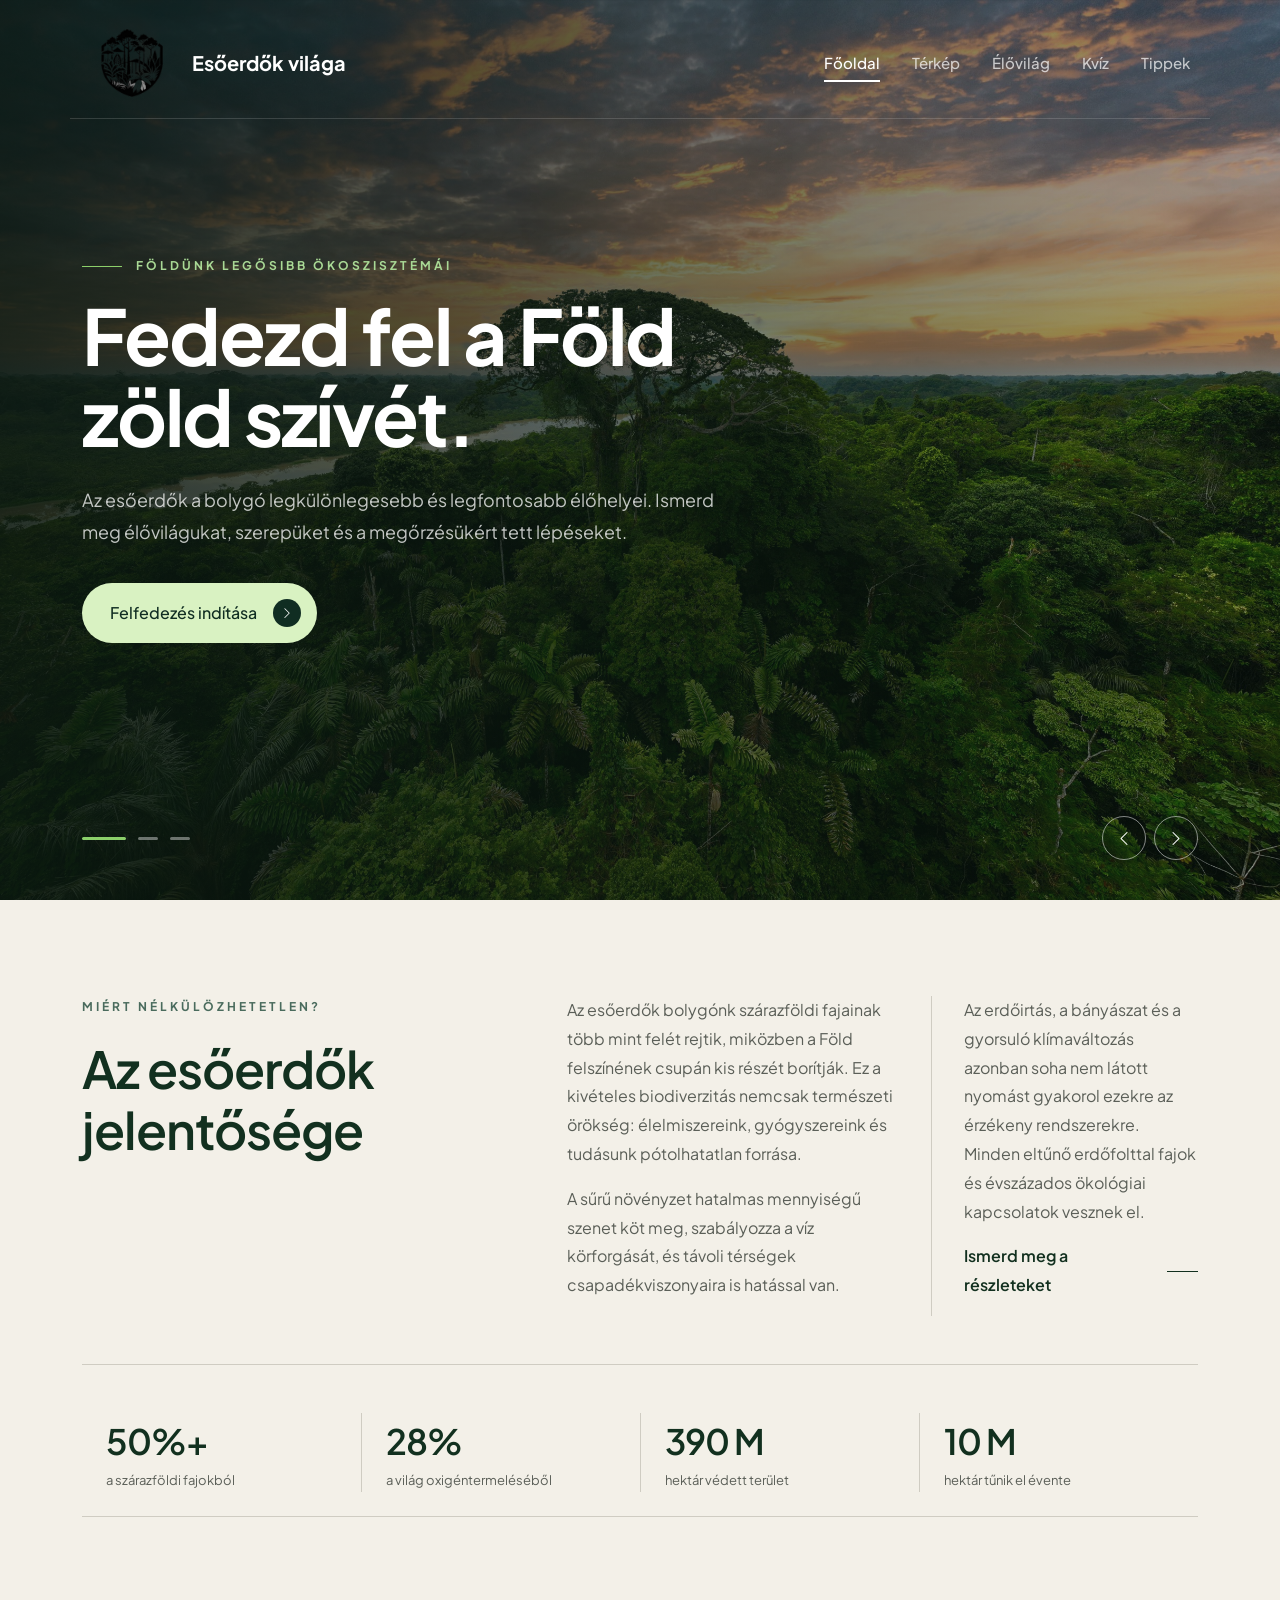
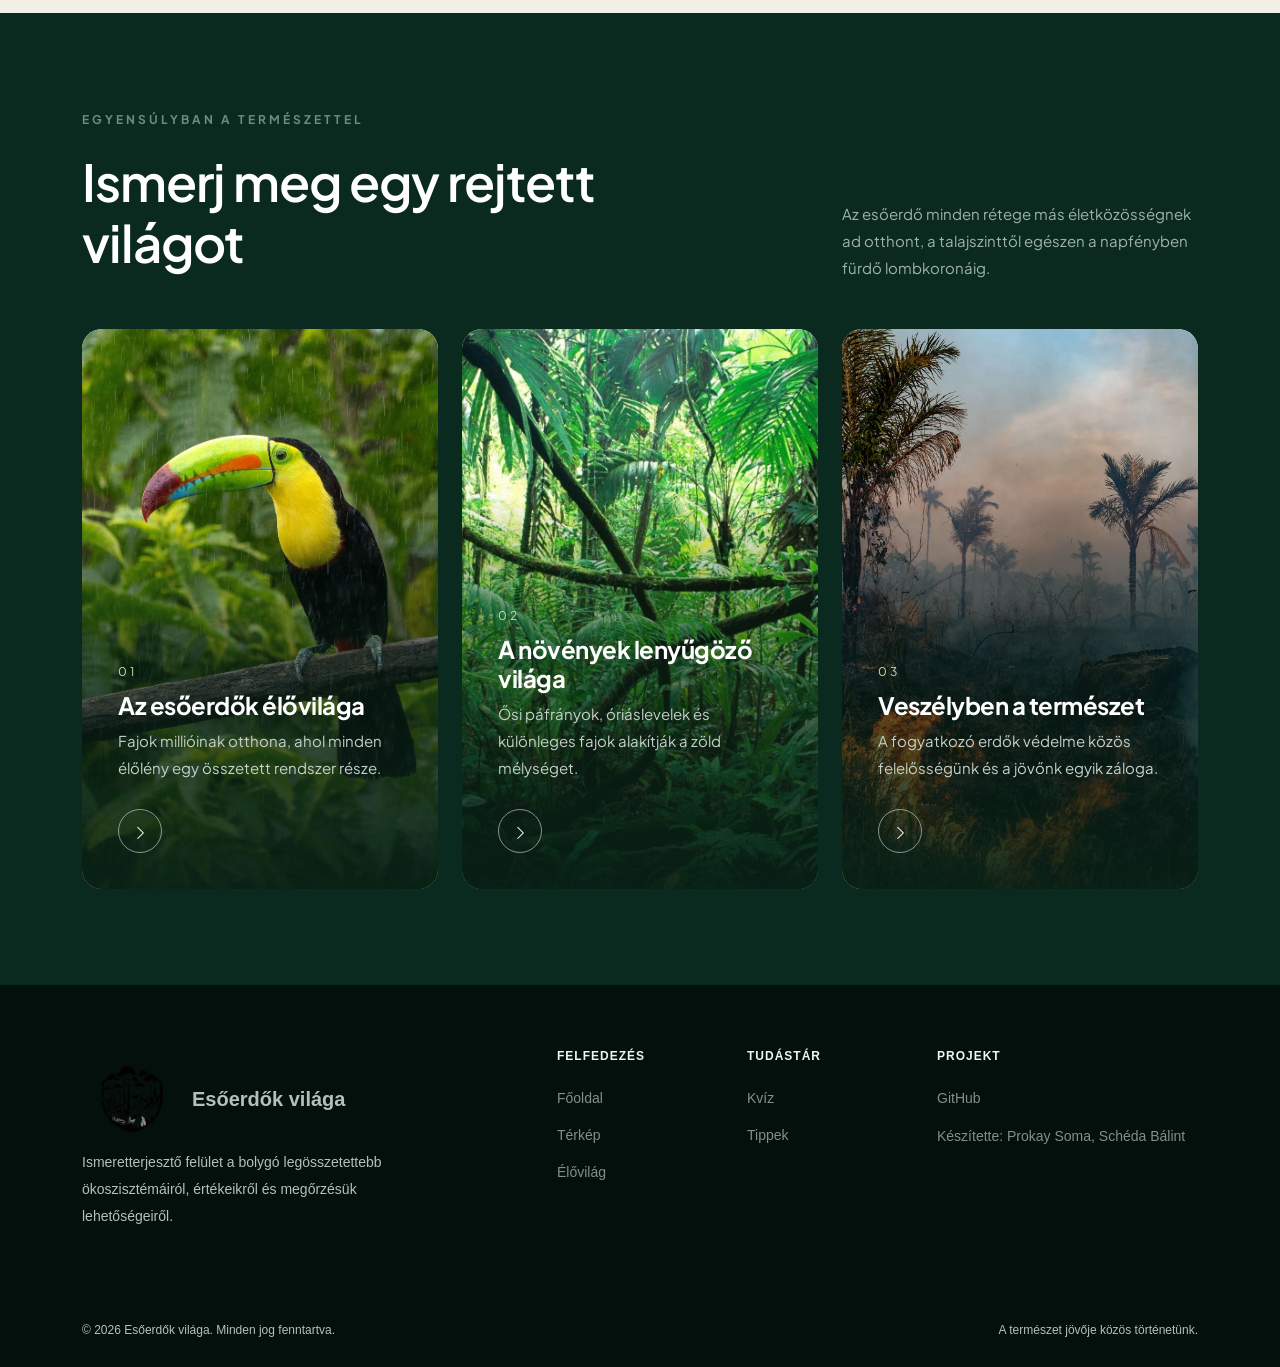
<file: index.html>
<!DOCTYPE html>
<html lang="hu">

<head>
    <meta charset="UTF-8">
    <meta name="viewport" content="width=device-width, initial-scale=1.0">
    <title>Esőerdők világa</title>
    <link href="https://cdn.jsdelivr.net/npm/bootstrap@5.3.3/dist/css/bootstrap.min.css" rel="stylesheet">
    <link href="https://cdn.jsdelivr.net/npm/bootstrap-icons@1.11.3/font/bootstrap-icons.min.css" rel="stylesheet">
    <link rel="stylesheet" href="css/style.css">
</head>

<body>
    <header id="fooldal" class="hero">
        <nav class="navbar navbar-expand-lg navbar-dark">
            <div class="container">
                <a class="navbar-brand" href="#fooldal">
                    <img src="img/image-removebg-preview.png" alt="" class="logo">
                    Esőerdők világa
                </a>
                <button class="navbar-toggler" type="button" data-bs-toggle="collapse" data-bs-target="#mainMenu"
                    aria-label="Menü">
                    <span class="navbar-toggler-icon"></span>
                </button>
                <div class="collapse navbar-collapse" id="mainMenu">
                    <ul class="navbar-nav ms-auto">
                        <li class="nav-item"><a class="nav-link active ms-lg-3" href="../index.html">Főoldal</a></li>
                        <li class="nav-item"><a class="nav-link ms-lg-3" href="pages/terkep.html">Térkép</a></li>
                        <li class="nav-item"><a class="nav-link ms-lg-3" href="pages/elovilag.html">Élővilág</a></li>
                        <li class="nav-item"><a class="nav-link ms-lg-3" href="pages/kviz.html">Kvíz</a></li>
                        <li class="nav-item"><a class="nav-link ms-lg-3" href="pages/fenntarthatosag.html">Tippek</a>
                        </li>
                    </ul>
                </div>
            </div>
        </nav>

        <div id="heroCarousel" class="carousel slide carousel-fade h-100" data-bs-ride="carousel"
            data-bs-interval="5000">
            <div class="carousel-inner h-100">
                <div class="carousel-item active">
                    <img src="img/rainforest2.jpg" alt="Esőerdő" class="w-100 h-100 object-fit-cover">
                    <div class="hero-content container">
                        <p class="eyebrow">Földünk legősibb ökoszisztémái</p>
                        <h1>Fedezd fel a Föld<br>zöld szívét.</h1>
                        <p class="lead-text">Az esőerdők a bolygó legkülönlegesebb és legfontosabb élőhelyei. Ismerd meg
                            élővilágukat, szerepüket és a megőrzésükért tett lépéseket.</p>
                        <a href="pages/terkep.html" class="hero-btn">Felfedezés indítása <i
                                class="bi bi-chevron-right"></i></a>
                    </div>
                </div>
                <div class="carousel-item">
                    <img src="img/rainforest3.jpg" alt="Esőerdő" class="w-100 h-100 object-fit-cover">
                    <div class="hero-content container">
                        <p class="eyebrow">Az élet otthona</p>
                        <h2>A biodiverzitás<br>csodája.</h2>
                        <p class="lead-text">A szárazföldi fajok több mint fele az esőerdőkben él. Fedezd fel a növények
                            és állatok lenyűgöző sokszínűségét!</p>
                        <a href="pages/elovilag.html" class="hero-btn">Élővilág megismerése <i
                                class="bi bi-chevron-right"></i></a>
                    </div>
                </div>
                <div class="carousel-item">
                    <img src="img/rainforest4.webp" alt="Esőerdő" class="w-100 h-100 object-fit-cover">
                    <div class="hero-content container">
                        <p class="eyebrow">A jövő a mi kezünkben van</p>
                        <h2>Védjük meg<br>a zöld bolygót.</h2>
                        <p class="lead-text">Az esőerdők megőrzése közös felelősségünk. Nézd meg, mit tehetsz te is a
                            mindennapokban a természetért!</p>
                        <a href="pages/fenntarthatosag.html" class="hero-btn">Tegyünk érte <i
                                class="bi bi-chevron-right"></i></a>
                    </div>
                </div>
            </div>

            <div class="hero-controls container d-flex justify-content-between align-items-center">
                <div class="carousel-indicators position-static m-0">
                    <button type="button" data-bs-target="#heroCarousel" data-bs-slide-to="0" class="active"
                        aria-label="1. dia"></button>
                    <button type="button" data-bs-target="#heroCarousel" data-bs-slide-to="1"
                        aria-label="2. dia"></button>
                    <button type="button" data-bs-target="#heroCarousel" data-bs-slide-to="2"
                        aria-label="3. dia"></button>
                </div>
                <div class="d-flex gap-2">
                    <button class="hero-arrow" data-bs-target="#heroCarousel" data-bs-slide="prev" aria-label="Előző"><i
                            class="bi bi-chevron-left"></i></button>
                    <button class="hero-arrow" data-bs-target="#heroCarousel" data-bs-slide="next"
                        aria-label="Következő"><i class="bi bi-chevron-right"></i></button>
                </div>
            </div>
        </div>
    </header>
    <main>
        <section class="jelentoseg">
            <div class="container">
                <div class="row g-4 g-lg-5">
                    <div class="col-lg-5">
                        <p class="felirat">Miért nélkülözhetetlen?</p>
                        <h2>Az esőerdők jelentősége</h2>
                    </div>
                    <div class="col-md-6 col-lg-4">
                        <p>Az esőerdők bolygónk szárazföldi fajainak több mint felét rejtik, miközben a Föld felszínének
                            csupán kis részét borítják. Ez a kivételes biodiverzitás nemcsak természeti örökség:
                            élelmiszereink, gyógyszereink és tudásunk pótolhatatlan forrása.</p>
                        <p>A sűrű növényzet hatalmas mennyiségű szenet köt meg, szabályozza a víz körforgását, és távoli
                            térségek csapadékviszonyaira is hatással van.</p>
                    </div>
                    <div class="col-md-6 col-lg-3 oszlop-vonal">
                        <p>Az erdőirtás, a bányászat és a gyorsuló klímaváltozás azonban soha nem látott nyomást
                            gyakorol ezekre az érzékeny rendszerekre. Minden eltűnő erdőfolttal fajok és évszázados
                            ökológiai kapcsolatok vesznek el.</p>
                        <a href="pages/fenntarthatosag.html"
                            class="tovabb d-inline-flex align-items-center text-decoration-none fw-semibold">Ismerd meg
                            a részleteket</a>
                    </div>
                </div>
                <div class="row adatok mx-0 mt-5 py-4 gy-4">
                    <div class="col-6 col-lg-3 adat px-4">
                        <p class="szam">50%+</p>
                        <p>a szárazföldi fajokból</p>
                    </div>
                    <div class="col-6 col-lg-3 adat px-4">
                        <p class="szam">28%</p>
                        <p>a világ oxigéntermeléséből</p>
                    </div>
                    <div class="col-6 col-lg-3 adat px-4">
                        <p class="szam">390 M</p>
                        <p>hektár védett terület</p>
                    </div>
                    <div class="col-6 col-lg-3 adat px-4">
                        <p class="szam">10 M</p>
                        <p>hektár tűnik el évente</p>
                    </div>
                </div>
            </div>
        </section>
        <section class="vilag">
            <div class="container">
                <div class="row align-items-end g-4 mb-5">
                    <div class="col-lg-6">
                        <p class="felirat">Egyensúlyban a természettel</p>
                        <h2 class="text-white">Ismerj meg egy rejtett világot</h2>
                    </div>
                    <div class="col-lg-4 offset-lg-2">
                        <p class="mb-0">Az esőerdő minden rétege más életközösségnek ad otthont, a talajszinttől egészen
                            a napfényben fürdő lombkoronáig.</p>
                    </div>
                </div>
                <div class="row g-4">
                    <div class="col-md-6 col-lg-4">
                        <div class="card kartya border-0 overflow-hidden">
                            <img src="img/toucan.jpg" alt="tukán" class="card-img h-100 object-fit-cover"
                                alt="Tukán egy ágon az esőerdőben">
                            <div class="card-img-overlay d-flex flex-column justify-content-end">
                                <span class="sorszam">01</span>
                                <h3>Az esőerdők élővilága</h3>
                                <p>Fajok millióinak otthona, ahol minden élőlény egy összetett rendszer része.</p>
                                <a href="pages/elovilag.html" class="nyil stretched-link"
                                    aria-label="Az esőerdők élővilága"><i class="bi bi-chevron-right"></i></a>
                            </div>
                        </div>
                    </div>
                    <div class="col-md-6 col-lg-4">
                        <div class="card kartya border-0 overflow-hidden">
                            <img src="img/wildlife.jpg" alt="élővilág" class="card-img h-100 object-fit-cover"
                                alt="Páfrányok és óriás levelek az esőerdő aljnövényzetében">
                            <div class="card-img-overlay d-flex flex-column justify-content-end">
                                <span class="sorszam">02</span>
                                <h3>A növények lenyűgöző világa</h3>
                                <p>Ősi páfrányok, óriáslevelek és különleges fajok alakítják a zöld mélységet.</p>
                                <a href="pages/elovilag.html" class="nyil stretched-link"
                                    aria-label="A növények lenyűgöző világa"><i class="bi bi-chevron-right"></i></a>
                            </div>
                        </div>
                    </div>
                    <div class="col-md-6 col-lg-4">
                        <div class="card kartya border-0 overflow-hidden">
                            <img src="img/deforestation.webp" alt="erdőirtás"class="card-img h-100 object-fit-cover"
                                alt="Ködös esőerdő és folyó felülről">
                            <div class="card-img-overlay d-flex flex-column justify-content-end">
                                <span class="sorszam">03</span>
                                <h3>Veszélyben a természet</h3>
                                <p>A fogyatkozó erdők védelme közös felelősségünk és a jövőnk egyik záloga.</p>
                                <a href="pages/fenntarthatosag.html" class="nyil stretched-link"
                                    aria-label="Veszélyben a természet"><i class="bi bi-chevron-right"></i></a>
                            </div>
                        </div>
                    </div>
                </div>
            </div>
        </section>

    </main>
    <footer class="site-footer">
        <div class="container">
            <div class="row footer-content">
                <div class="col-lg-4 col-md-12 footer-brand">
                    <a class="navbar-brand" href="#fooldal">
                        <img src="img/image-removebg-preview.png" alt="Logo" class="logo">
                        Esőerdők világa
                    </a>
                    <p class="mb-0">
                        Ismeretterjesztő felület a bolygó legösszetettebb
                        ökoszisztémáiról, értékeikről és megőrzésük
                        lehetőségeiről.
                    </p>
                </div>

                <div class="col-6 col-lg-2 offset-lg-1 footer-links">
                    <h3 class="text-uppercase">Felfedezés</h3>
                    <a href="index.html">Főoldal</a>
                    <a href="pages/terkep.html">Térkép</a>
                    <a href="pages/elovilag.html">Élővilág</a>
                </div>

                <div class="col-6 col-lg-2 footer-links">
                    <h3 class="text-uppercase">Tudástár</h3>
                    <a href="pages/kviz.html">Kvíz</a>
                    <a href="pages/fenntarthatosag.html">Tippek</a>
                </div>

                <div class="col-lg-3 col-md-12 footer-links footer-project">
                    <h3 class="text-uppercase">Projekt</h3>
                    <a href="https://github.com/sedaj1/esoerdo" target="_blank" rel="noopener noreferrer">GitHub</a>
                    <p>Készítette: Prokay Soma, Schéda Bálint</p>
                </div>
            </div>

            <div class="footer-bottom d-flex justify-content-between align-items-center pt-3">
                <p class="mb-0">© 2026 Esőerdők világa. Minden jog fenntartva.</p>
                <p class="mb-0">A természet jövője közös történetünk.</p>
            </div>
        </div>
    </footer>
    <script src="https://cdn.jsdelivr.net/npm/bootstrap@5.3.3/dist/js/bootstrap.bundle.min.js"></script>
    <script src="js/script.js"></script>

</body>
</html>
</file>
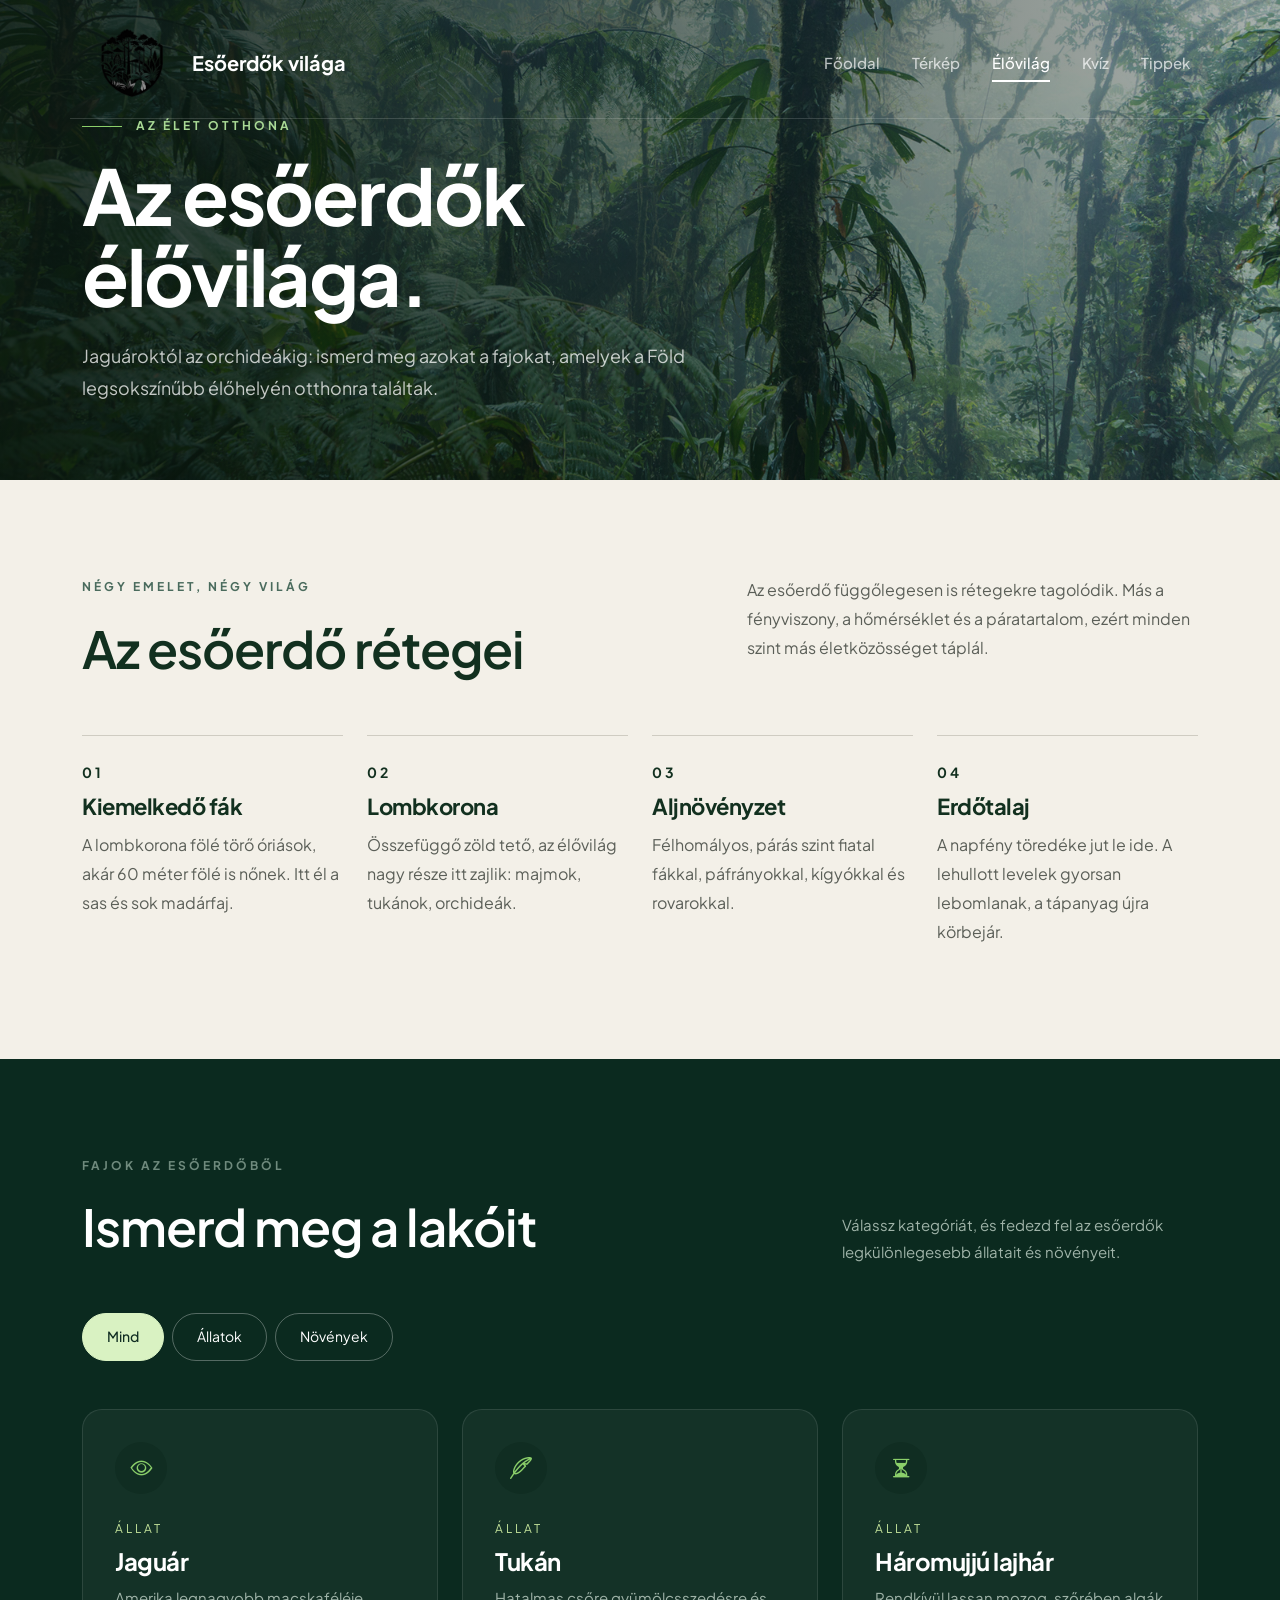
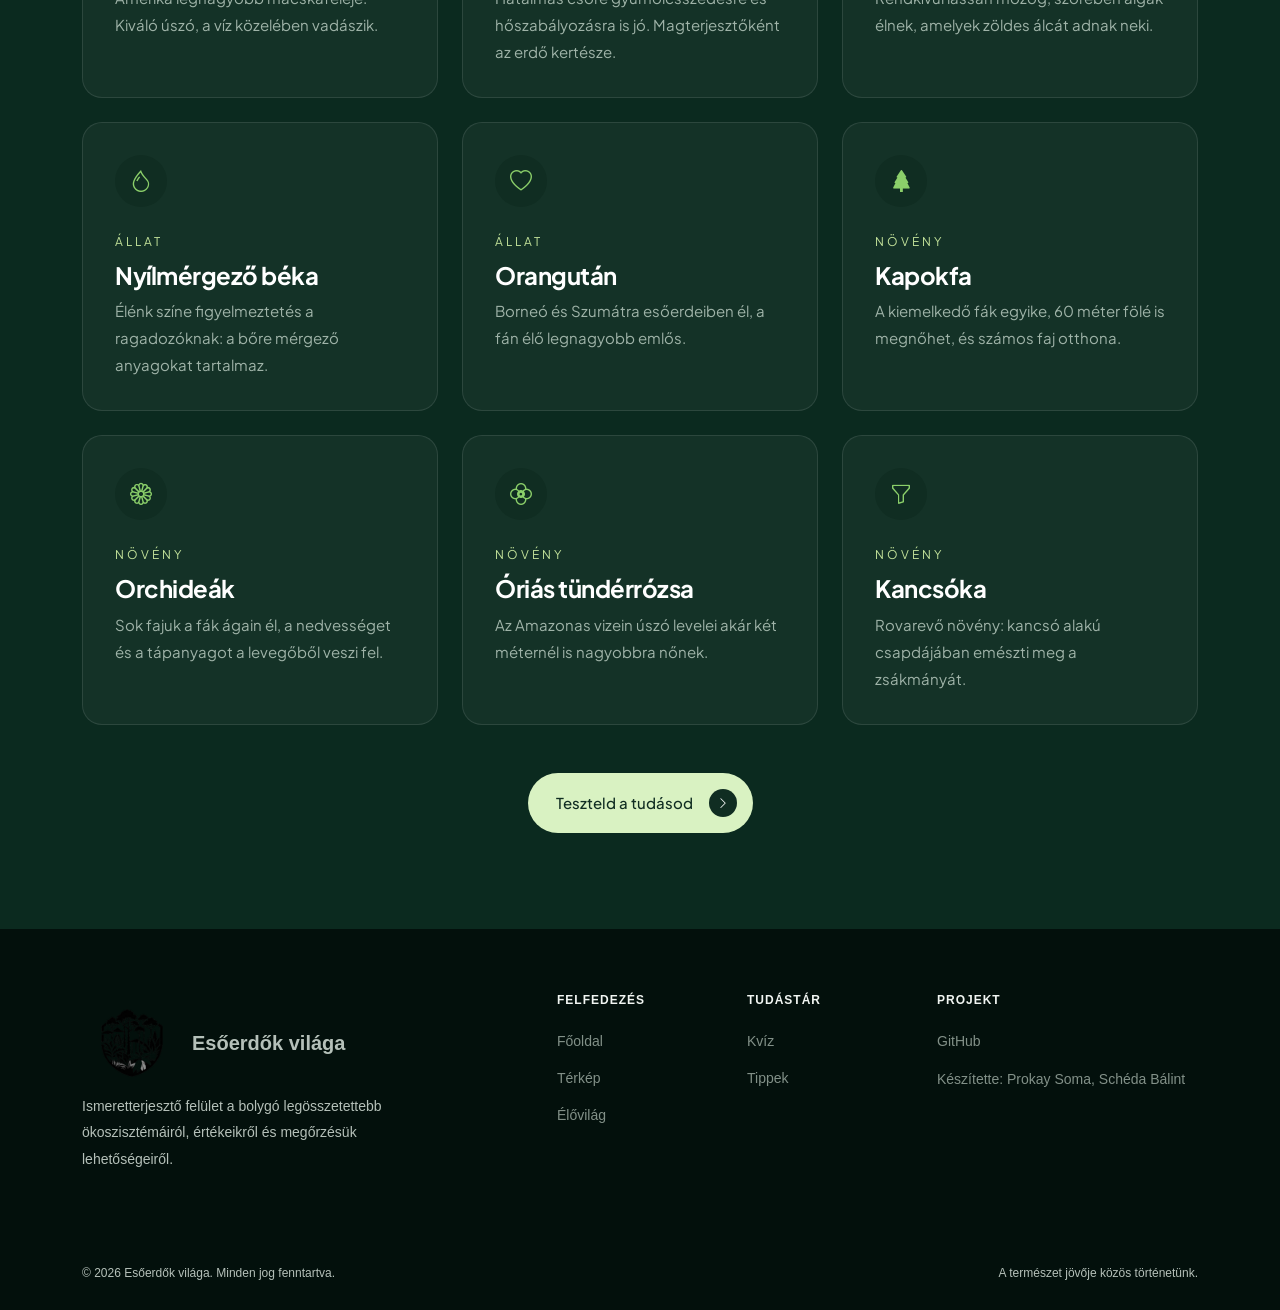
<file: pages/elovilag.html>
<!DOCTYPE html>
<html lang="hu">

<head>
    <meta charset="UTF-8">
    <meta name="viewport" content="width=device-width, initial-scale=1.0">
    <title>Élővilág - Esőerdők világa</title>
    <link href="https://cdn.jsdelivr.net/npm/bootstrap@5.3.3/dist/css/bootstrap.min.css" rel="stylesheet">
    <link href="https://cdn.jsdelivr.net/npm/bootstrap-icons@1.11.3/font/bootstrap-icons.min.css" rel="stylesheet">
    <link rel="stylesheet" href="../css/style.css">
    <link rel="stylesheet" href="../css/elovilag.css">
</head>

<body>
    <header class="oldal-hero">
        <nav class="navbar navbar-expand-lg navbar-dark">
            <div class="container">
                <a class="navbar-brand" href="../index.html">
                    <img src="../img/image-removebg-preview.png" alt="Logo" class="logo">
                    Esőerdők világa
                </a>
                <button class="navbar-toggler" type="button" data-bs-toggle="collapse" data-bs-target="#mainMenu"
                    aria-label="Menü">
                    <span class="navbar-toggler-icon"></span>
                </button>
                <div class="collapse navbar-collapse" id="mainMenu">
                    <ul class="navbar-nav ms-auto">
                        <li class="nav-item"><a class="nav-link ms-lg-3" href="../index.html">Főoldal</a></li>
                        <li class="nav-item"><a class="nav-link ms-lg-3" href="terkep.html">Térkép</a></li>
                        <li class="nav-item"><a class="nav-link active ms-lg-3" href="elovilag.html">Élővilág</a></li>
                        <li class="nav-item"><a class="nav-link ms-lg-3" href="kviz.html">Kvíz</a></li>
                        <li class="nav-item"><a class="nav-link ms-lg-3" href="fenntarthatosag.html">Tippek</a></li>
                    </ul>
                </div>
            </div>
        </nav>
        <div class="hero-content container">
            <p class="eyebrow">Az élet otthona</p>
            <h1>Az esőerdők<br>élővilága.</h1>
            <p class="lead-text">Jaguároktól az orchideákig: ismerd meg azokat a fajokat, amelyek a Föld
                legsokszínűbb élőhelyén otthonra találtak.</p>
        </div>
    </header>
    <main>
        <section class="jelentoseg">
            <div class="container">
                <div class="row g-4 mb-5">
                    <div class="col-lg-5">
                        <p class="felirat">Négy emelet, négy világ</p>
                        <h2>Az esőerdő rétegei</h2>
                    </div>
                    <div class="col-lg-5 offset-lg-2">
                        <p>Az esőerdő függőlegesen is rétegekre tagolódik. Más a fényviszony, a hőmérséklet és a
                            páratartalom, ezért minden szint más életközösséget táplál.</p>
                    </div>
                </div>
                <div class="row g-4">
                    <div class="col-md-6 col-lg-3">
                        <div class="reteg pt-4">
                            <p class="szam">01</p>
                            <h3>Kiemelkedő fák</h3>
                            <p>A lombkorona fölé törő óriások, akár 60 méter fölé is nőnek. Itt él a sas és sok
                                madárfaj.</p>
                        </div>
                    </div>
                    <div class="col-md-6 col-lg-3">
                        <div class="reteg pt-4">
                            <p class="szam">02</p>
                            <h3>Lombkorona</h3>
                            <p>Összefüggő zöld tető, az élővilág nagy része itt zajlik: majmok, tukánok, orchideák.</p>
                        </div>
                    </div>
                    <div class="col-md-6 col-lg-3">
                        <div class="reteg pt-4">
                            <p class="szam">03</p>
                            <h3>Aljnövényzet</h3>
                            <p>Félhomályos, párás szint fiatal fákkal, páfrányokkal, kígyókkal és rovarokkal.</p>
                        </div>
                    </div>
                    <div class="col-md-6 col-lg-3">
                        <div class="reteg pt-4">
                            <p class="szam">04</p>
                            <h3>Erdőtalaj</h3>
                            <p>A napfény töredéke jut le ide. A lehullott levelek gyorsan lebomlanak, a tápanyag
                                újra körbejár.</p>
                        </div>
                    </div>
                </div>
            </div>
        </section>
        <section class="vilag">
            <div class="container">
                <div class="row align-items-end g-4 mb-5">
                    <div class="col-lg-6">
                        <p class="felirat">Fajok az esőerdőből</p>
                        <h2 class="text-white">Ismerd meg a lakóit</h2>
                    </div>
                    <div class="col-lg-4 offset-lg-2">
                        <p class="mb-0">Válassz kategóriát, és fedezd fel az esőerdők legkülönlegesebb állatait és
                            növényeit.</p>
                    </div>
                </div>
                <div class="d-flex flex-wrap gap-2 mb-5">
                    <button class="szuro active" data-szuro="mind">Mind</button>
                    <button class="szuro" data-szuro="allat">Állatok</button>
                    <button class="szuro" data-szuro="noveny">Növények</button>
                </div>
                <div class="row g-4 fajok"></div>
                <div class="text-center mt-5">
                    <a href="kviz.html" class="hero-btn">Teszteld a tudásod <i class="bi bi-chevron-right"></i></a>
                </div>
            </div>
        </section>
    </main>
    <footer class="site-footer">
        <div class="container">
            <div class="row footer-content">
                <div class="col-lg-4 col-md-12 footer-brand">
                    <a class="navbar-brand" href="../index.html">
                        <img src="../img/image-removebg-preview.png" alt="Logo" class="logo">
                        Esőerdők világa
                    </a>
                    <p class="mb-0">
                        Ismeretterjesztő felület a bolygó legösszetettebb
                        ökoszisztémáiról, értékeikről és megőrzésük
                        lehetőségeiről.
                    </p>
                </div>

                <div class="col-6 col-lg-2 offset-lg-1 footer-links">
                    <h3 class="text-uppercase">Felfedezés</h3>
                    <a href="../index.html">Főoldal</a>
                    <a href="terkep.html">Térkép</a>
                    <a href="elovilag.html">Élővilág</a>
                </div>

                <div class="col-6 col-lg-2 footer-links">
                    <h3 class="text-uppercase">Tudástár</h3>
                    <a href="kviz.html">Kvíz</a>
                    <a href="fenntarthatosag.html">Tippek</a>
                </div>

                <div class="col-lg-3 col-md-12 footer-links footer-project">
                    <h3 class="text-uppercase">Projekt</h3>
                    <a href="https://github.com/sedaj1/esoerdo" target="_blank" rel="noopener noreferrer">GitHub</a>
                    <p>Készítette: Prokay Soma, Schéda Bálint</p>
                </div>
            </div>

            <div class="footer-bottom d-flex justify-content-between align-items-center pt-3">
                <p class="mb-0">© 2026 Esőerdők világa. Minden jog fenntartva.</p>
                <p class="mb-0">A természet jövője közös történetünk.</p>
            </div>
        </div>
    </footer>
    <script src="https://cdn.jsdelivr.net/npm/bootstrap@5.3.3/dist/js/bootstrap.bundle.min.js"></script>
    <script src="../js/elovilag.js"></script>

</body>
</html>
</file>
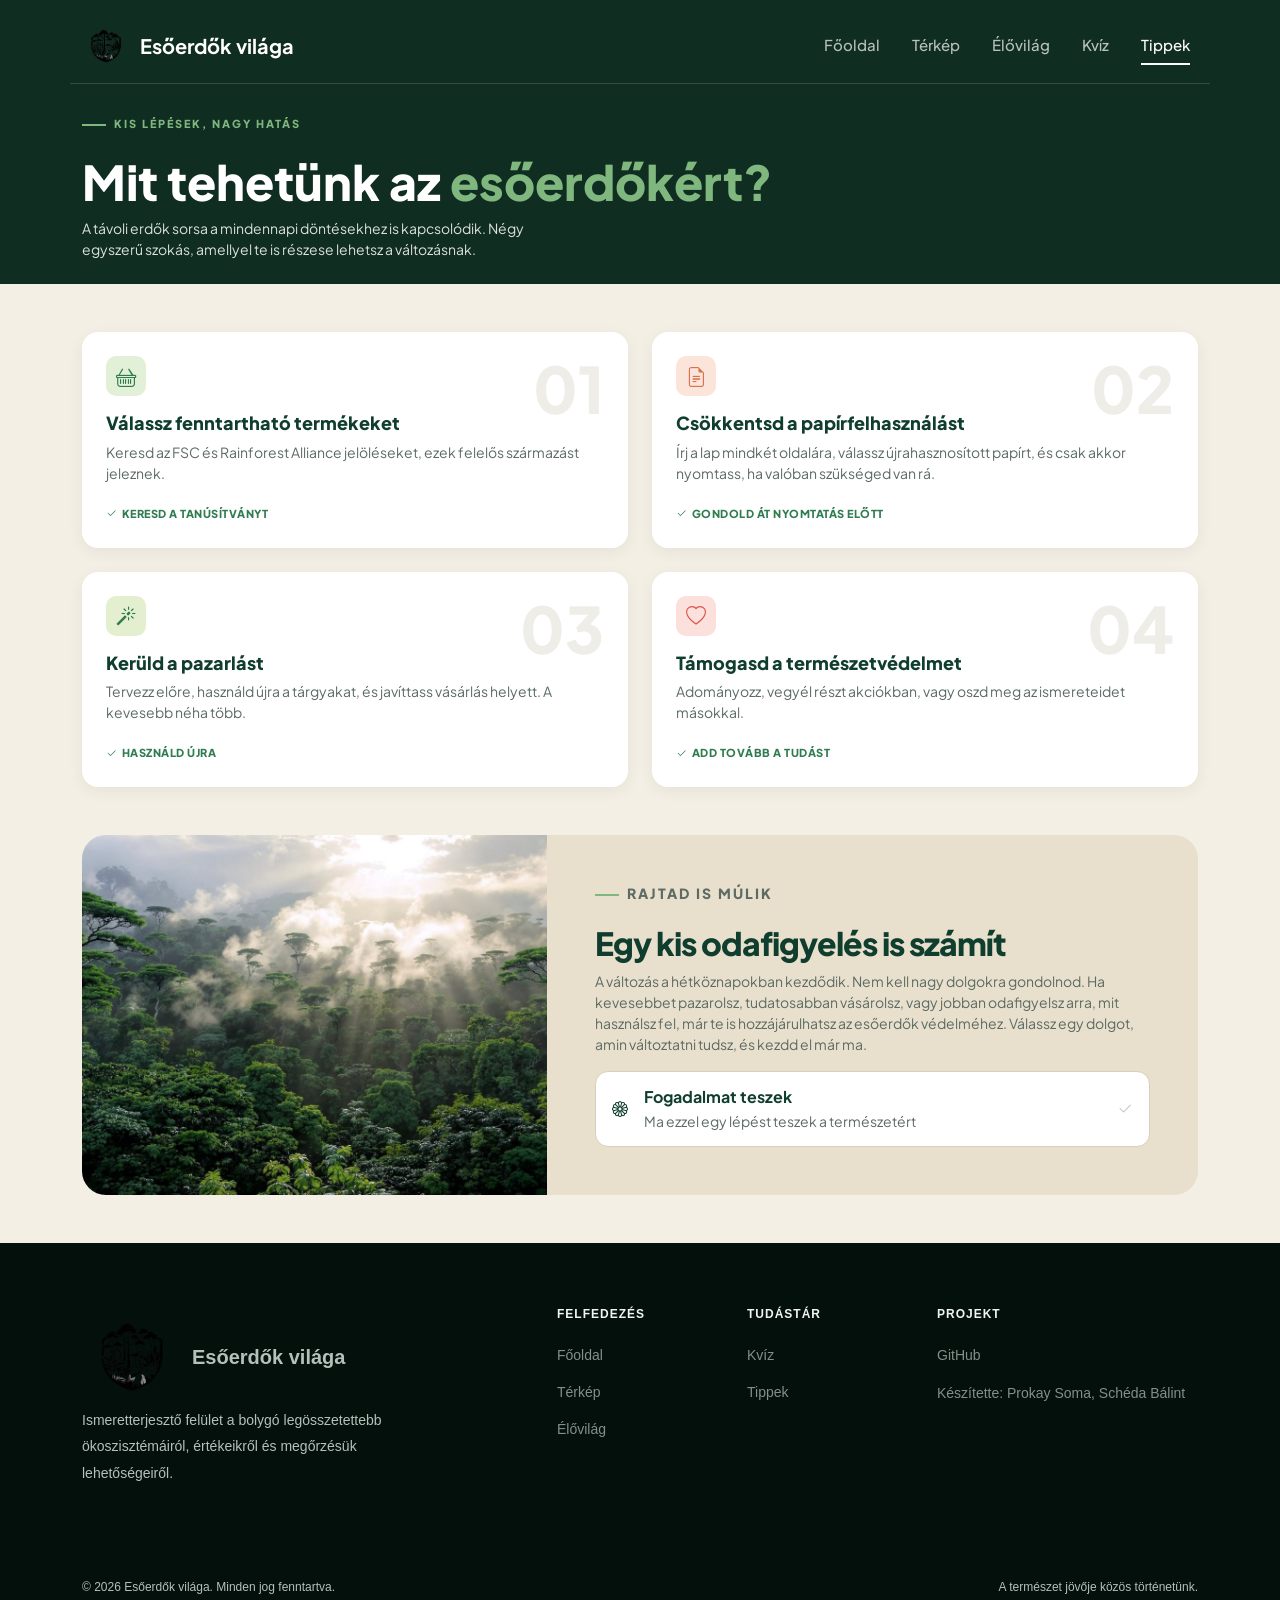
<file: pages/fenntarthatosag.html>
<!DOCTYPE html>
<html lang="hu">

<head>
    <meta charset="UTF-8">
    <meta name="viewport" content="width=device-width, initial-scale=1.0">
    <title>Tippek - Esőerdők világa</title>
    <link href="https://cdn.jsdelivr.net/npm/bootstrap@5.3.3/dist/css/bootstrap.min.css" rel="stylesheet">
    <link href="https://cdn.jsdelivr.net/npm/bootstrap-icons@1.11.3/font/bootstrap-icons.min.css" rel="stylesheet">
    <link rel="stylesheet" href="../css/style.css">
    <link rel="stylesheet" href="../css/fenntarthatosag.css">
</head>

<body>
    <header class="tippek-fejlec">
        <nav class="navbar navbar-expand-lg navbar-dark">
            <div class="container">
                <a class="navbar-brand" href="../index.html">
                    <img src="../img/image-removebg-preview.png" alt="Logo" class="logo">
                    Esőerdők világa
                </a>
                <button class="navbar-toggler" type="button" data-bs-toggle="collapse" data-bs-target="#mainMenu"
                    aria-label="Menü">
                    <span class="navbar-toggler-icon"></span>
                </button>
                <div class="collapse navbar-collapse" id="mainMenu">
                    <ul class="navbar-nav ms-auto">
                        <li class="nav-item"><a class="nav-link ms-lg-3" href="../index.html">Főoldal</a></li>
                        <li class="nav-item"><a class="nav-link ms-lg-3" href="terkep.html">Térkép</a></li>
                        <li class="nav-item"><a class="nav-link ms-lg-3" href="elovilag.html">Élővilág</a></li>
                        <li class="nav-item"><a class="nav-link ms-lg-3" href="kviz.html">Kvíz</a></li>
                        <li class="nav-item"><a class="nav-link active ms-lg-3" href="fenntarthatosag.html">Tippek</a></li>
                    </ul>
                </div>
            </div>
        </nav>

        <div class="container py-4">
            <p class="felirat">Kis lépések, nagy hatás</p>
            <h1>Mit tehetünk az <span>esőerdőkért?</span></h1>
            <p class="bevezeto mb-0">A távoli erdők sorsa a mindennapi döntésekhez is kapcsolódik. Négy egyszerű
                szokás, amellyel te is részese lehetsz a változásnak.</p>
        </div>
    </header>

    <main>
        <section class="py-5">
            <div class="container">
                <h2 class="visually-hidden">Négy egyszerű szokás</h2>
                <div class="row row-cols-1 row-cols-md-2 g-4">
                    <div class="col">
                        <div class="card tipp h-100">
                            <div class="card-body p-4">
                                <span class="szam">01</span>
                                <div class="ikon ikon-1 mb-3"><i class="bi bi-basket"></i></div>
                                <h3>Válassz fenntartható termékeket</h3>
                                <p>Keresd az FSC és Rainforest Alliance jelöléseket, ezek felelős származást
                                    jeleznek.</p>
                                <span class="tipp-link"><i class="bi bi-check2 me-1"></i>Keresd a tanúsítványt</span>
                            </div>
                        </div>
                    </div>
                    <div class="col">
                        <div class="card tipp h-100">
                            <div class="card-body p-4">
                                <span class="szam">02</span>
                                <div class="ikon ikon-2 mb-3"><i class="bi bi-file-earmark-text"></i></div>
                                <h3>Csökkentsd a papírfelhasználást</h3>
                                <p>Írj a lap mindkét oldalára, válassz újrahasznosított papírt, és csak akkor
                                    nyomtass, ha valóban szükséged van rá.</p>
                                <span class="tipp-link"><i class="bi bi-check2 me-1"></i>Gondold át nyomtatás előtt</span>
                            </div>
                        </div>
                    </div>
                    <div class="col">
                        <div class="card tipp h-100">
                            <div class="card-body p-4">
                                <span class="szam">03</span>
                                <div class="ikon ikon-3 mb-3"><i class="bi bi-magic"></i></div>
                                <h3>Kerüld a pazarlást</h3>
                                <p>Tervezz előre, használd újra a tárgyakat, és javíttass vásárlás helyett. A
                                    kevesebb néha több.</p>
                                <span class="tipp-link"><i class="bi bi-check2 me-1"></i>Használd újra</span>
                            </div>
                        </div>
                    </div>
                    <div class="col">
                        <div class="card tipp h-100">
                            <div class="card-body p-4">
                                <span class="szam">04</span>
                                <div class="ikon ikon-4 mb-3"><i class="bi bi-heart"></i></div>
                                <h3>Támogasd a természetvédelmet</h3>
                                <p>Adományozz, vegyél részt akciókban, vagy oszd meg az ismereteidet másokkal.</p>
                                <span class="tipp-link"><i class="bi bi-check2 me-1"></i>Add tovább a tudást</span>
                            </div>
                        </div>
                    </div>
                </div>
            </div>
        </section>

        <section class="pb-5">
            <div class="container">
                <div class="felhivas row g-0 position-relative">
                    <div class="col-md-5">
                        <img src="../img/rainforest5.jpg" alt="Esőerdő lombkorona">
                    </div>
                
                    <div class="col-md-7 d-flex flex-column justify-content-center p-4 p-md-5">
                        <p class="felirat">Rajtad is múlik</p>
                        <h2>Egy kis odafigyelés is számít</h2>
                        <p>A változás a hétköznapokban kezdődik. Nem kell nagy dolgokra gondolnod. Ha kevesebbet pazarolsz, tudatosabban vásárolsz, vagy jobban odafigyelsz arra, mit használsz fel, már te is hozzájárulhatsz az esőerdők védelméhez. Válassz egy dolgot, amin változtatni tudsz, és kezdd el már ma.</p>
                        <button type="button" class="btn fogadalom d-flex align-items-center text-start">
                            <i class="bi bi-flower1 me-3"></i>
                            <span class="flex-grow-1">
                                <strong class="d-block">Fogadalmat teszek</strong>
                                <small>Ma ezzel egy lépést teszek a természetért</small>
                            </span>
                            <i class="bi bi-check2 pipa"></i>
                        </button>
                    </div>
                </div>
            </div>
        </section>
    </main>

    <footer class="site-footer">
        <div class="container">
            <div class="row footer-content">
                <div class="col-lg-4 col-md-12 footer-brand">
                    <a class="navbar-brand" href="../index.html"> <img src="../img/image-removebg-preview.png" alt="Logo" class="logo">Esőerdők világa</a>
                    <p class="mb-0">
                        Ismeretterjesztő felület a bolygó legösszetettebb
                        ökoszisztémáiról, értékeikről és megőrzésük
                        lehetőségeiről.
                    </p>
                </div>

                <div class="col-6 col-lg-2 offset-lg-1 footer-links">
                    <h3 class="text-uppercase">Felfedezés</h3>
                    <a href="../index.html">Főoldal</a>
                    <a href="terkep.html">Térkép</a>
                    <a href="elovilag.html">Élővilág</a>
                </div>

                <div class="col-6 col-lg-2 footer-links">
                    <h3 class="text-uppercase">Tudástár</h3>
                    <a href="kviz.html">Kvíz</a>
                    <a href="fenntarthatosag.html">Tippek</a>
                </div>

                <div class="col-lg-3 col-md-12 footer-links footer-project">
                    <h3 class="text-uppercase">Projekt</h3>
                    <a href="https://github.com/sedaj1/esoerdo" target="_blank" rel="noopener noreferrer">GitHub</a>
                    <p>Készítette: Prokay Soma, Schéda Bálint</p>
                </div>
            </div>

            <div class="footer-bottom d-flex justify-content-between align-items-center pt-3">
                <p class="mb-0">© 2026 Esőerdők világa. Minden jog fenntartva.</p>
                <p class="mb-0">A természet jövője közös történetünk.</p>
            </div>
        </div>
    </footer>
    <script src="https://cdn.jsdelivr.net/npm/bootstrap@5.3.3/dist/js/bootstrap.bundle.min.js"></script>
    <script src="../js/fenntarthatosag.js"></script>
</body>

</html>
</file>
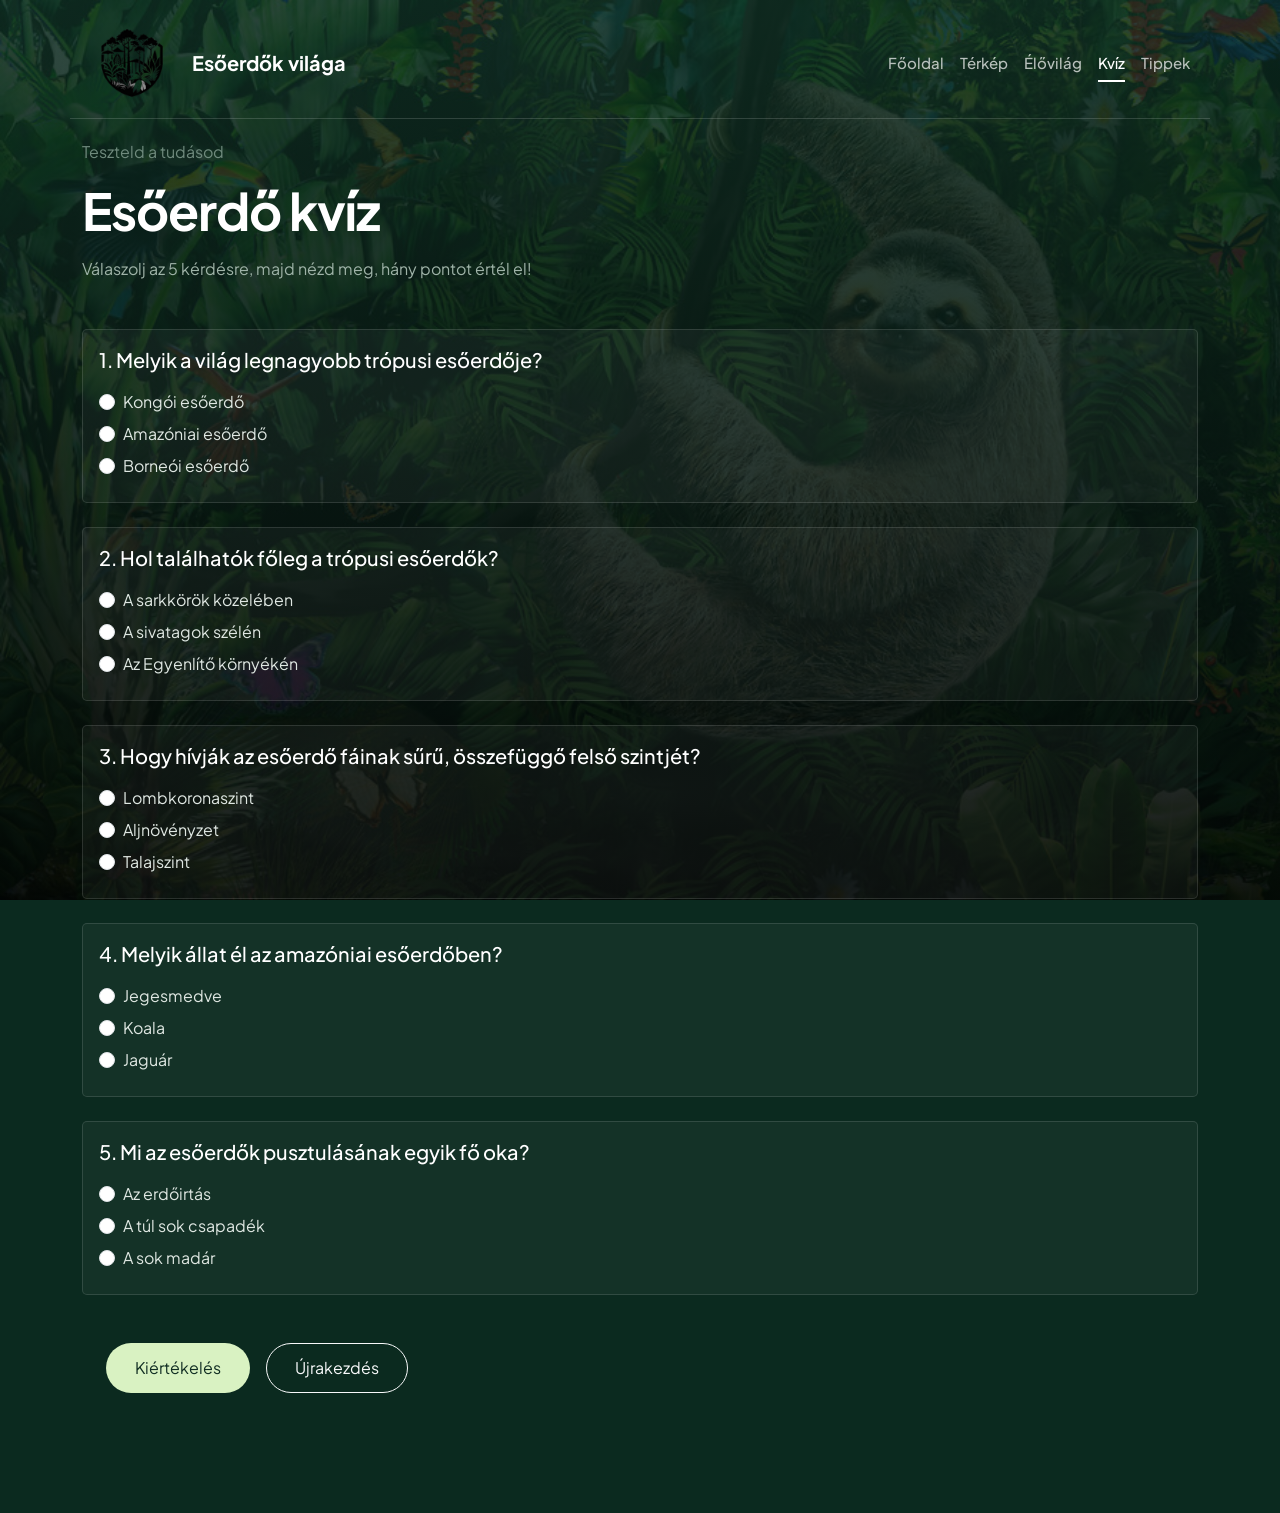
<file: pages/kviz.html>
<!DOCTYPE html>
<html lang="hu">
<head>
    <meta charset="UTF-8">
    <meta name="viewport" content="width=device-width, initial-scale=1.0">
    <title>Esőerdő – Kvíz</title>
    <link href="https://cdn.jsdelivr.net/npm/bootstrap@5.3.3/dist/css/bootstrap.min.css" rel="stylesheet">
    <link rel="stylesheet" href="../css/kviz.css">
</head>
<body>
    <header id="fooldal" class="hero">
        <nav class="navbar navbar-expand-lg navbar-dark">
            <div class="container">
                <a class="navbar-brand" href="#fooldal">
                    <img src="../img/image-removebg-preview.png" alt="Logo" class="logo">
                    Esőerdők világa
                </a>
                <button class="navbar-toggler" type="button" data-bs-toggle="collapse" data-bs-target="#mainMenu"
                    aria-label="Menü">
                    <span class="navbar-toggler-icon"></span>
                </button>
                <div class="collapse navbar-collapse" id="mainMenu">
                    <ul class="navbar-nav ms-auto">
                        <li class="nav-item"><a class="nav-link" href="../index.html">Főoldal</a></li>
                        <li class="nav-item"><a class="nav-link" href="terkep.html">Térkép</a></li>
                        <li class="nav-item"><a class="nav-link" href="elovilag.html">Élővilág</a></li>
                        <li class="nav-item"><a class="nav-link active" href="kviz.html">Kvíz</a></li>
                        <li class="nav-item"><a class="nav-link" href="fenntarthatosag.html">Tippek</a></li>
                    </ul>
                </div>
            </div>
        </nav>
    </header>
    <main>  
        <section class="kviz">
            <div class="container">
                <p class="felirat">Teszteld a tudásod</p>
                <h1 class="mb-3">Esőerdő kvíz</h1>
                <p class="mb-5">Válaszolj az 5 kérdésre, majd nézd meg, hány pontot értél el!</p>

                <form id="kvizForm">
                    <div class="kerdesek"></div>
                    <div class="d-flex flex-wrap align-items-center p-4 gap-3 mt-4">
                        <button type="submit" class="btn  kviz-gomb">Kiértékelés</button>
                        <button type="reset" class="btn btn-outline-light kviz-gomb-masik">Újrakezdés</button>
                        <p class="eredmeny mb-0"></p>
                    </div>
                </form>
            </div>
        </section>
    </main>

    <script src="https://cdn.jsdelivr.net/npm/bootstrap@5.3.3/dist/js/bootstrap.bundle.min.js"></script>
    <script src="../js/kviz.js"></script>
</body>
</html>
</file>
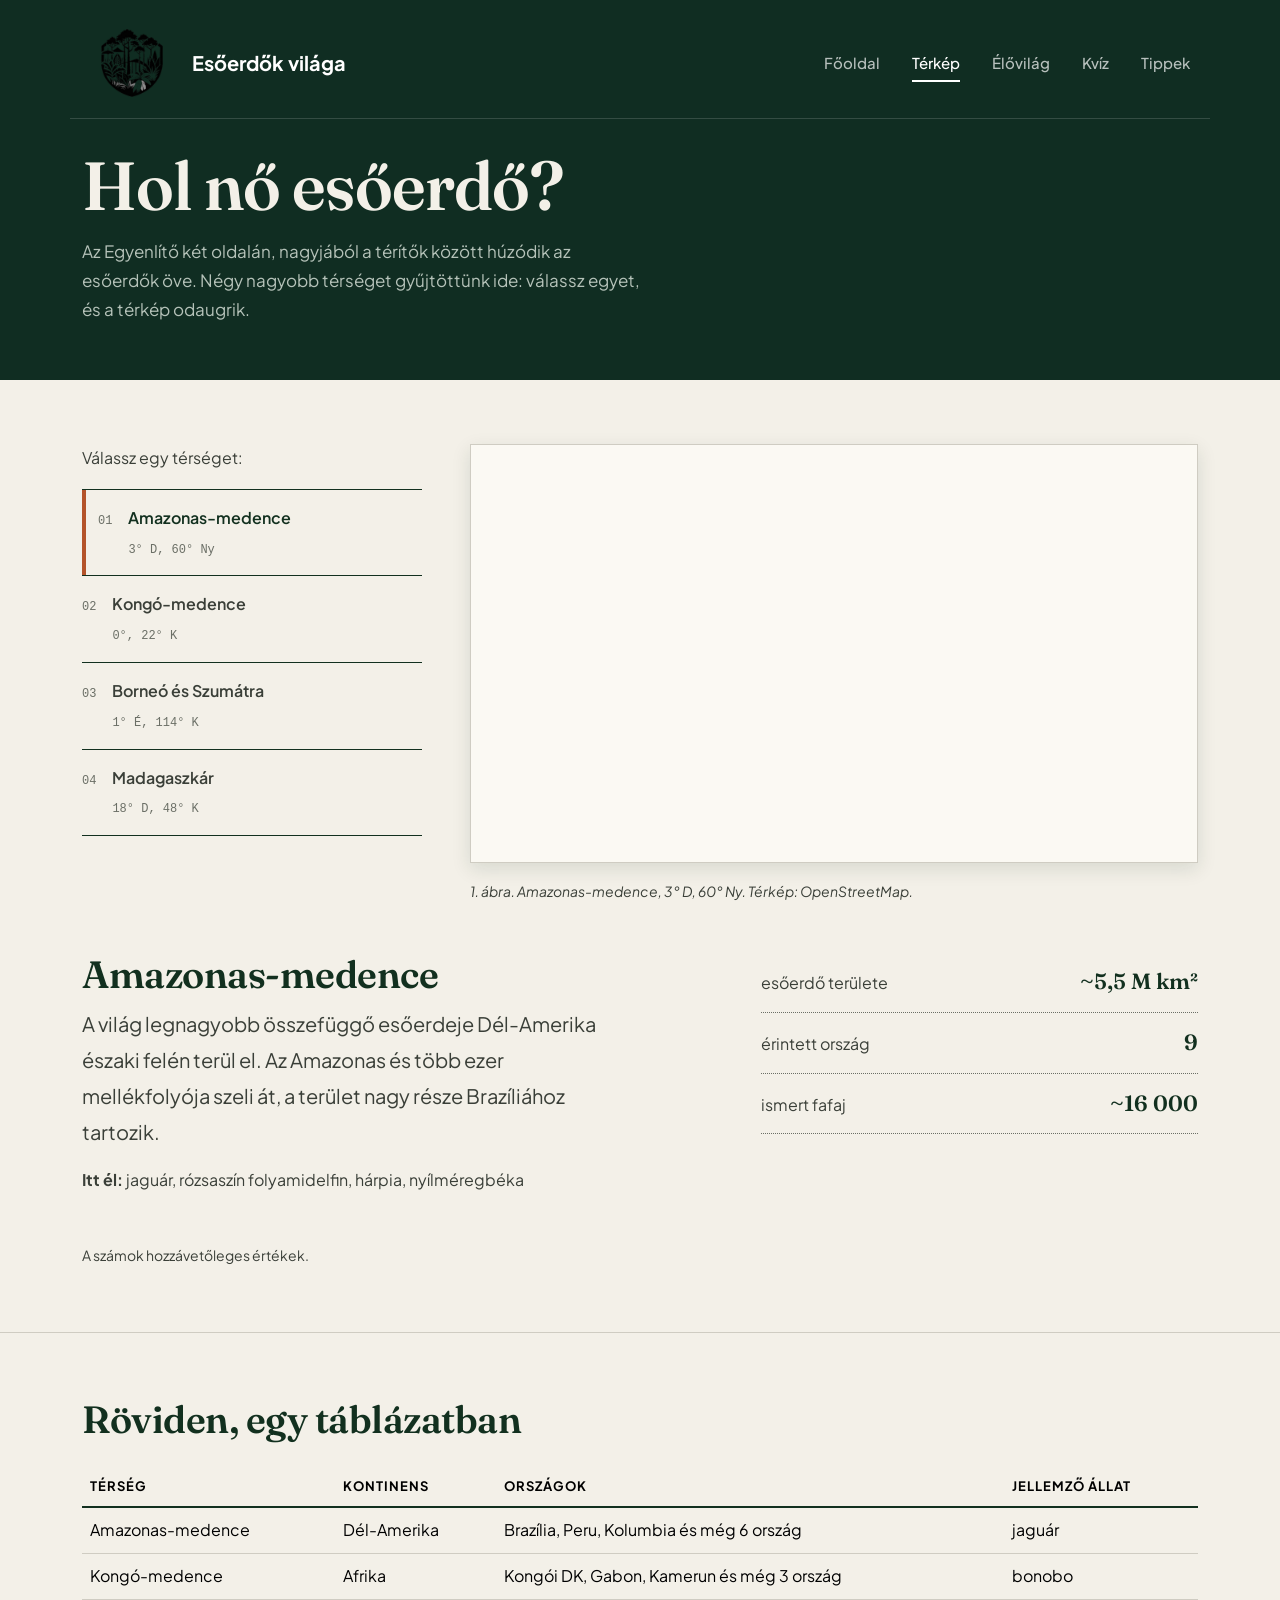
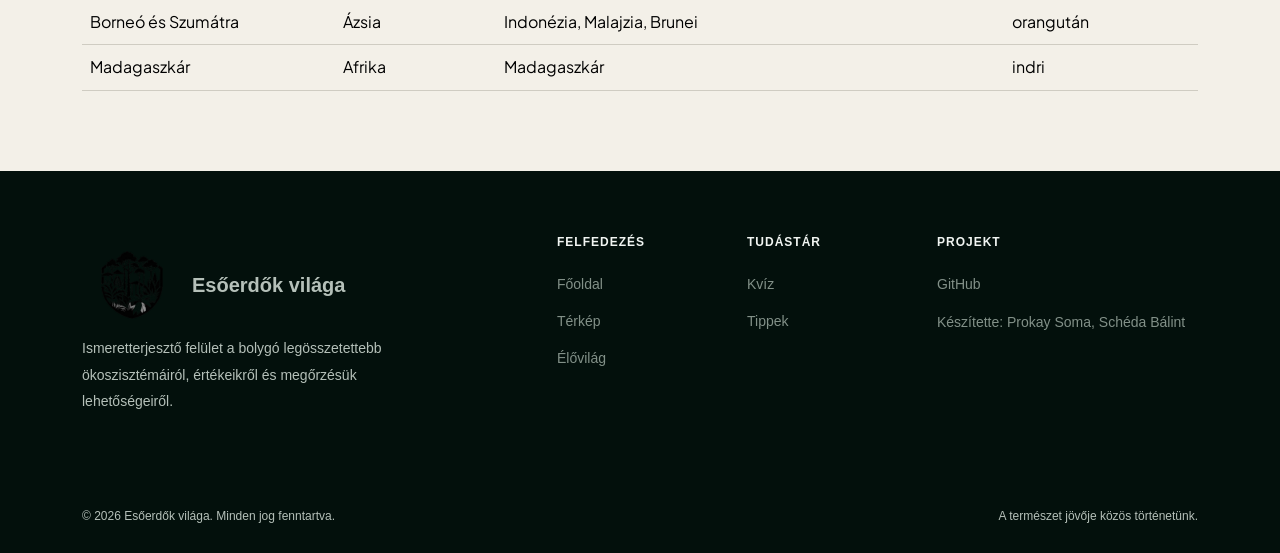
<file: pages/terkep.html>
<!DOCTYPE html>
<html lang="hu">

<head>
    <meta charset="UTF-8">
    <meta name="viewport" content="width=device-width, initial-scale=1.0">
    <title>Térkép - Esőerdők világa</title>
    <link href="https://cdn.jsdelivr.net/npm/bootstrap@5.3.3/dist/css/bootstrap.min.css" rel="stylesheet">
    <link href="https://cdn.jsdelivr.net/npm/bootstrap-icons@1.11.3/font/bootstrap-icons.min.css" rel="stylesheet">
    <link rel="stylesheet" href="../css/style.css">
    <link rel="stylesheet" href="../css/terkep.css">
</head>

<body>
    <header class="terkep-fejlec">
        <nav class="navbar navbar-expand-lg navbar-dark">
            <div class="container">
                <a class="navbar-brand" href="../index.html">
                    <img src="../img/image-removebg-preview.png" alt="Logo" class="logo">
                    Esőerdők világa
                </a>
                <button class="navbar-toggler" type="button" data-bs-toggle="collapse" data-bs-target="#mainMenu"
                    aria-label="Menü">
                    <span class="navbar-toggler-icon"></span>
                </button>
                <div class="collapse navbar-collapse" id="mainMenu">
                    <ul class="navbar-nav ms-auto">
                        <li class="nav-item"><a class="nav-link ms-lg-3" href="../index.html">Főoldal</a></li>
                        <li class="nav-item"><a class="nav-link active ms-lg-3" href="terkep.html">Térkép</a></li>
                        <li class="nav-item"><a class="nav-link ms-lg-3" href="elovilag.html">Élővilág</a></li>
                        <li class="nav-item"><a class="nav-link ms-lg-3" href="kviz.html">Kvíz</a></li>
                        <li class="nav-item"><a class="nav-link ms-lg-3" href="fenntarthatosag.html">Tippek</a></li>
                    </ul>
                </div>
            </div>
        </nav>

        <div class="container">
            <h1>Hol nő esőerdő?</h1>
            <p>Az Egyenlítő két oldalán, nagyjából a térítők között húzódik az esőerdők öve. Négy nagyobb térséget
                gyűjtöttünk ide: válassz egyet, és a térkép odaugrik.</p>
        </div>
    </header>
    <main>
        <section class="terkep">
            <div class="container">
                <div class="row g-5">
                    <div class="col-lg-4">
                        <p class="mb-3">Válassz egy térséget:</p>
                        <div id="regiok"></div>
                    </div>
                    <div class="col-lg-8">
                        <figure class="mb-0">
                            <div class="keret">
                                <div class="ratio ratio-16x9">
                                    <iframe id="terkep" class="border-0" title="Az esőerdő helye a térképen"
                                        loading="lazy"></iframe>
                                </div>
                            </div>
                            <figcaption id="kepalairas" class="small fst-italic mt-3"></figcaption>
                        </figure>
                    </div>
                </div>
                <div class="row g-5 mt-0">
                    <div class="col-lg-6">
                        <h2 id="nev"></h2>
                        <p id="leiras" class="fs-5"></p>
                        <p class="mb-0"><strong>Itt él:</strong> <span id="fajok"></span></p>
                    </div>
                    <div class="col-lg-5 offset-lg-1">
                        <dl id="mutatok" class="mb-0"></dl>
                    </div>
                </div>
                <p class="small mt-5 mb-0">A számok hozzávetőleges értékek.</p>
            </div>
        </section>
        <section class="terkep tabla">
            <div class="container">
                <h2 class="mb-4">Röviden, egy táblázatban</h2>
                <div class="table-responsive">
                    <table class="table align-middle">
                        <thead>
                            <tr>
                                <th>Térség</th>
                                <th>Kontinens</th>
                                <th>Országok</th>
                                <th>Jellemző állat</th>
                            </tr>
                        </thead>
                        <tbody>
                            <tr>
                                <td>Amazonas-medence</td>
                                <td>Dél-Amerika</td>
                                <td>Brazília, Peru, Kolumbia és még 6 ország</td>
                                <td>jaguár</td>
                            </tr>
                            <tr>
                                <td>Kongó-medence</td>
                                <td>Afrika</td>
                                <td>Kongói DK, Gabon, Kamerun és még 3 ország</td>
                                <td>bonobo</td>
                            </tr>
                            <tr>
                                <td>Borneó és Szumátra</td>
                                <td>Ázsia</td>
                                <td>Indonézia, Malajzia, Brunei</td>
                                <td>orangután</td>
                            </tr>
                            <tr>
                                <td>Madagaszkár</td>
                                <td>Afrika</td>
                                <td>Madagaszkár</td>
                                <td>indri</td>
                            </tr>
                        </tbody>
                    </table>
                </div>
            </div>
        </section>
    </main>
    <footer class="site-footer">
        <div class="container">
            <div class="row footer-content">
                <div class="col-lg-4 col-md-12 footer-brand">
                    <a class="navbar-brand" href="../index.html">
                        <img src="../img/image-removebg-preview.png" alt="Logo" class="logo">
                        Esőerdők világa
                    </a>
                    <p class="mb-0">
                        Ismeretterjesztő felület a bolygó legösszetettebb
                        ökoszisztémáiról, értékeikről és megőrzésük
                        lehetőségeiről.
                    </p>
                </div>

                <div class="col-6 col-lg-2 offset-lg-1 footer-links">
                    <h3 class="text-uppercase">Felfedezés</h3>
                    <a href="../index.html">Főoldal</a>
                    <a href="terkep.html">Térkép</a>
                    <a href="elovilag.html">Élővilág</a>
                </div>

                <div class="col-6 col-lg-2 footer-links">
                    <h3 class="text-uppercase">Tudástár</h3>
                    <a href="kviz.html">Kvíz</a>
                    <a href="fenntarthatosag.html">Tippek</a>
                </div>

                <div class="col-lg-3 col-md-12 footer-links footer-project">
                    <h3 class="text-uppercase">Projekt</h3>
                    <a href="https://github.com/sedaj1/esoerdo" target="_blank" rel="noopener noreferrer">GitHub</a>
                    <p>Készítette: Prokay Soma, Schéda Bálint</p>
                </div>
            </div>

            <div class="footer-bottom d-flex justify-content-between align-items-center pt-3">
                <p class="mb-0">© 2026 Esőerdők világa. Minden jog fenntartva.</p>
                <p class="mb-0">A természet jövője közös történetünk.</p>
            </div>
        </div>
    </footer>
    <script src="https://cdn.jsdelivr.net/npm/bootstrap@5.3.3/dist/js/bootstrap.bundle.min.js"></script>
    <script src="../js/terkep.js"></script>
</body>

</html>
</file>
<file: css/style.css>
@import url('https://fonts.googleapis.com/css2?family=Plus+Jakarta+Sans:ital,wght@0,200..800;1,200..800&display=swap');

:root {
    --dark: #102d22;
    --leaf: #8bcf6a;
    --leaf-soft: #a9d995;
    --btn: #d9f2c2;
    --line: #cfccc2;
}

body {
    font-family: "Plus Jakarta Sans", Arial, sans-serif;
    background-color: #0b1a13;
    overflow-x: hidden;
}

h2 {
    font-size: clamp(35px, 4vw, 51px);
    font-weight: 600;
    letter-spacing: -1px;
    line-height: 1.2;
}

.hero {
    position: relative;
    height: 100vh;
    min-height: 640px;
}

.navbar {
    position: absolute;
    inset: 0 0 auto 0;
    z-index: 10;
}

.navbar .container {
    min-height: 76px;
    border-bottom: 1px solid rgba(255, 255, 255, 0.15);
}

.navbar-brand {
    display: flex;
    align-items: center;
    gap: 10px;
    font-size: 20px;
    font-weight: 700;
}

.logo {
    width: 100px;
}

.nav-link {
    position: relative;
    color: rgba(255, 255, 255, 0.7) !important;
    font-size: 15px;
    font-weight: 500;
}

.nav-link::after {
    content: "";
    position: absolute;
    inset: auto 8px 0;
    height: 2px;
    background: var(--leaf);
    transform: scaleX(0);
    transition: transform 0.3s;
}

.nav-link:hover {
    color: var(--leaf-soft) !important;
}

.nav-link.active {
    color: #fff !important;
}

.nav-link.active::after {
    background: #fff;
}

.nav-link:hover::after,
.nav-link.active::after {
    transform: scaleX(1);
}

.carousel-item {
    height: 100%;
    transition: opacity 1.2s ease-in-out;
}

.carousel-item::after {
    content: "";
    position: absolute;
    inset: 0;
    background: linear-gradient(90deg, rgba(10, 24, 16, 0.88), rgba(14, 34, 24, 0.35));
}

.hero-content {
    position: absolute;
    inset: 0;
    z-index: 2;
    display: flex;
    flex-direction: column;
    justify-content: center;
    align-items: flex-start;
    color: #fff;
}

.eyebrow,
.felirat {
    margin-bottom: 20px;
    font-size: 12px;
    font-weight: 700;
    letter-spacing: 3px;
    text-transform: uppercase;
}

.eyebrow {
    color: var(--leaf-soft);
}

.eyebrow::before {
    content: "";
    display: inline-block;
    width: 40px;
    height: 1px;
    margin-right: 14px;
    vertical-align: middle;
    background: var(--leaf);
}

.hero-content h1,
.hero-content h2 {
    margin-bottom: 28px;
    font-size: clamp(40px, 6vw, 84px);
    font-weight: 700;
    line-height: 1.05;
    letter-spacing: -2px;
}

.lead-text {
    max-width: 660px;
    margin-bottom: 36px;
    color: rgba(255, 255, 255, 0.75);
    font-size: clamp(15px, 1.4vw, 18px);
    line-height: 1.75;
}

.hero-btn {
    display: inline-flex;
    align-items: center;
    gap: 16px;
    padding: 16px 16px 16px 28px;
    border-radius: 50px;
    background: var(--btn);
    color: var(--dark);
    font-weight: 500;
    text-decoration: none;
    transition: 0.3s;
}

.hero-btn:hover {
    color: var(--dark);
    transform: translateY(-2px);
    box-shadow: 0 10px 25px rgba(0, 0, 0, 0.3);
}

.hero-btn i {
    display: grid;
    place-items: center;
    width: 28px;
    height: 28px;
    border-radius: 50px;
    background: var(--dark);
    color: #fff;
    font-size: 12px;
}

.hero-controls {
    position: absolute;
    inset: auto 0 40px;
    z-index: 5;
}

.carousel-indicators {
    gap: 12px;
}

.carousel-indicators [data-bs-target] {
    width: 20px;
    height: 3px;
    margin: 0;
    border: 0;
    border-radius: 3px;
    opacity: 0.4;
    transition: 0.4s;
}

.carousel-indicators .active {
    width: 44px;
    background: var(--leaf);
    opacity: 1;
}

.hero-arrow,
.nyil {
    display: grid;
    place-items: center;
    width: 44px;
    height: 44px;
    border: 1px solid rgba(255, 255, 255, 0.5);
    border-radius: 50px;
    background: transparent;
    color: #fff;
    transition: 0.3s;
}

.hero-arrow:hover {
    background: rgba(255, 255, 255, 0.12);
}

.site-footer {
    padding: 64px 0 28px;
    background-color: #03100c;
    color: #b5c0b9;
    font-family: Arial, Helvetica, sans-serif;
    font-size: 14px;
}

.footer-content {
    padding-bottom: 76px;
}

.footer-brand p {
    max-width: 340px;
    line-height: 1.9;
}

.footer-links h3 {
    margin-bottom: 24px;
    color: #f1f5f2;
    font-size: 12px;
    font-weight: 700;
    letter-spacing: 1px;
}

.footer-links a {
    display: block;
    width: fit-content;
    margin-bottom: 16px;
    color: #829088;
    text-decoration: none;
    transition: 0.2s;
}

.footer-links a:hover {
    color: #a4d66c;
}

.footer-project p {
    color: #829088;
    line-height: 1.7;
}

.footer-bottom {
    gap: 20px;
    font-size: 12px;
}

@media (max-width: 991.98px) {
    .hero {
        height: 620px;
        min-height: 0;
    }

    .navbar-collapse {
        margin-bottom: 12px;
        padding: 8px;
        border-radius: 12px;
        background: var(--dark);
    }

    .nav-link::after {
        display: none;
    }
}

@media (max-width: 575.98px) {
    .hero {
        height: 580px;
    }

    .hero-controls {
        bottom: 24px;
    }
}

.jelentoseg {
    padding: 96px 0;
    background-color: #f3f0e8;
    color: #5b5f58;
    line-height: 1.8;
}

.jelentoseg .felirat {
    color: #4a6b5d;
}

.jelentoseg h2,
.tovabb,
.szam {
    color: #12301f;
}

.oszlop-vonal {
    padding-left: 32px;
    border-left: 1px solid var(--line);
}

.tovabb {
    gap: 12px;
}

.tovabb::after {
    content: "";
    width: 32px;
    height: 1px;
    background-color: currentColor;
    transition: 0.3s;
}

.tovabb:hover::after {
    width: 56px;
}

.adatok {
    border-block: 1px solid var(--line);
}

.adat p {
    margin: 0;
    font-size: 13px;
}

.adat .szam {
    font-size: 35px;
    font-weight: 600;
    letter-spacing: -1px;
    line-height: 1.6;
}

.vilag {
    padding: 96px 0;
    background-color: #0b2a1f;
    color: #9fb3a8;
    font-size: 15px;
    line-height: 1.8;
}

.vilag .felirat {
    color: #6f8a7d;
}

.kartya {
    height: 560px;
    border-radius: 20px;
    transition: 0.4s;
}

.kartya img {
    transition: 0.6s;
}

.kartya .card-img-overlay {
    padding: 36px;
    color: #c4d0c8;
    background: linear-gradient(to top, rgba(8, 32, 22, 0.95), rgba(8, 32, 22, 0.55) 40%, rgba(8, 32, 22, 0) 70%);
}

.sorszam {
    margin-bottom: 8px;
    color: #c3e29a;
    font-size: 12px;
    letter-spacing: 3px;
}

.kartya h3 {
    color: #fff;
    font-size: 24px;
    font-weight: 700;
    letter-spacing: -0.5px;
}

.kartya p {
    margin-bottom: 28px;
}

.kartya:hover {
    transform: translateY(-8px);
    box-shadow: 0 20px 40px rgba(0, 0, 0, 0.4);
}

.kartya:hover img {
    transform: scale(1.05);
}

.kartya:hover .nyil {
    background-color: #b9de8f;
    border-color: #b9de8f;
    color: #0b2a1f;
}

@media (max-width: 767.98px) {
    .vilag, .jelentoseg {
        padding: 64px 0;
    }

    .kartya {
        height: 440px;
    }

    .oszlop-vonal {
        padding-left: 12px;
        border-left: none;
    }
}

@media (min-width: 992px) {
    .adat + .adat {
        border-left: 1px solid var(--line);
    }
}
</file>
<file: css/elovilag.css>
.oldal-hero {
    position: relative;
    height: 480px;
    background: url('../img/rainforest3.jpg') center / cover no-repeat;
}

.oldal-hero::after {
    content: "";
    position: absolute;
    inset: 0;
    background: linear-gradient(90deg, rgba(10, 24, 16, 0.88), rgba(14, 34, 24, 0.35));
}

.oldal-hero .hero-content {
    padding-top: 76px;
}

.oldal-hero .hero-content h1 {
    margin-bottom: 24px;
}

.reteg {
    height: 100%;
    border-top: 1px solid var(--line);
}

.reteg .szam {
    margin-bottom: 8px;
    font-size: 14px;
    font-weight: 700;
    letter-spacing: 3px;
}

.reteg h3 {
    margin-bottom: 12px;
    color: #12301f;
    font-size: 22px;
    font-weight: 700;
    letter-spacing: -0.5px;
}

.szuro {
    padding: 10px 24px;
    border: 1px solid rgba(255, 255, 255, 0.3);
    border-radius: 50px;
    background: transparent;
    color: #fff;
    font-size: 14px;
    transition: 0.3s;
}

.szuro:hover {
    border-color: var(--leaf);
    color: var(--leaf-soft);
}

.szuro.active {
    border-color: var(--btn);
    background: var(--btn);
    color: var(--dark);
    font-weight: 500;
}

.faj-kartya {
    height: 100%;
    padding: 32px;
    border: 1px solid rgba(255, 255, 255, 0.1);
    border-radius: 20px;
    background: rgba(255, 255, 255, 0.04);
    transition: 0.4s;
}

.faj-kartya:hover {
    transform: translateY(-8px);
    border-color: var(--leaf);
    box-shadow: 0 20px 40px rgba(0, 0, 0, 0.4);
}

.faj-kartya i {
    display: grid;
    place-items: center;
    width: 52px;
    height: 52px;
    margin-bottom: 24px;
    border-radius: 50px;
    background: var(--dark);
    color: var(--leaf);
    font-size: 22px;
}

.faj-kartya .sorszam {
    display: block;
}

.faj-kartya h3 {
    color: #fff;
    font-size: 24px;
    font-weight: 700;
    letter-spacing: -0.5px;
}

.faj-kartya p {
    margin-bottom: 0;
}

@media (max-width: 575.98px) {
    .oldal-hero {
        height: 560px;
    }
}
</file>
<file: css/fenntarthatosag.css>
.tippek-fejlec .navbar {
    position: relative;
    top: auto;
    left: auto;
    width: 100%;
}

.tippek-fejlec .navbar .logo {
    height: 48px;
    width: auto;
}

.tippek-fejlec > .container {
    padding-top: 48px;
    padding-bottom: 48px;
}

.tippek-fejlec {
    background-color: #102d22;
    color: #fff;
}

.tippek-fejlec h1 {
    font-size: 48px;
    font-weight: 800;
}

.tippek-fejlec h1 span,
.felhivas h2 span {
    color: #7fb77e;
}

.bevezeto {
    max-width: 480px;
    font-size: 14px;
    opacity: 0.85;
}

main {
    background-color: #f4efe4;
}

.felirat {
    color: #7fb77e;
    font-size: 11px;
    font-weight: 800;
    letter-spacing: 2px;
    text-transform: uppercase;
}

.felirat::before {
    content: "";
    display: inline-block;
    width: 24px;
    height: 2px;
    margin-right: 8px;
    vertical-align: middle;
    background-color: #7fb77e;
}

.tipp {
    position: relative;
    overflow: hidden;
    border: 0;
    border-radius: 16px;
    box-shadow: 0 4px 16px rgba(0, 0, 0, 0.06);
}

.tipp h3 {
    font-size: 18px;
    font-weight: 800;
    color: #0f3d2e;
}

.tipp p {
    font-size: 14px;
    color: #5c6b64;
}

.szam {
    position: absolute;
    top: 8px;
    right: 24px;
    font-size: 64px;
    font-weight: 800;
    color: #eeede8;
}

.ikon {
    display: flex;
    align-items: center;
    justify-content: center;
    width: 40px;
    height: 40px;
    border-radius: 10px;
    font-size: 20px;
    color: #2f7d4f;
}

.ikon-1 {
    background-color: #e3f0d8;
}

.ikon-2 {
    background-color: #fbe5da;
    color: #d9734e;
}

.ikon-3 {
    background-color: #e3efcf;
}

.ikon-4 {
    background-color: #fbe0dc;
    color: #d9534f;
}

.tipp-link {
    font-size: 11px;
    font-weight: 800;
    letter-spacing: 0.5px;
    text-transform: uppercase;
    color: #2f7d4f;
}

.felhivas {
    overflow: hidden;
    border-radius: 24px;
    background-color: #e8dfcd;
}

.felhivas img {
    width: 100%;
    height: 100%;
    min-height: 260px;
    object-fit: cover;
}

.felhivas h2 {
    font-size: 32px;
    font-weight: 800;
    color: #0f3d2e;
}

.felhivas p {
    font-size: 14px;
    color: #5c6b64;
}



.fogadalom {
    padding: 13px 16px;
    border: 1px solid #d8cfbb;
    border-radius: 13px;
    background-color: #fff;
    color: #0f3d2e;
}

.fogadalom small {
    color: #5c6b64;
}

.fogadalom .pipa {
    color: #c5c5c0;
}

.fogadalom.aktiv {
    border-color: #2f7d4f;
    background-color: #e3f0d8;
}

.fogadalom.aktiv .pipa {
    color: #2f7d4f;
}
</file>
<file: css/kviz.css>
@import url('https://fonts.googleapis.com/css2?family=Plus+Jakarta+Sans:ital,wght@0,200..800;1,200..800&display=swap');

:root {
    --dark: #102d22;
    --leaf: #8bcf6a;
    --leaf-soft: #a9d995;
    --btn: #d9f2c2;
    --line: #cfccc2;
}

body {
    font-family: "Plus Jakarta Sans", Arial, sans-serif;
    
}

.navbar {
    position: absolute;
    inset: 0 0 auto 0;
    z-index: 10;
}

.navbar .container {
    min-height: 76px;
    border-bottom: 1px solid rgba(255, 255, 255, 0.15);
}

.navbar-brand {
    display: flex;
    align-items: center;
    gap: 10px;
    font-size: 20px;
    font-weight: 700;
}

.logo {
    width: 100px;
}

.nav-link {
    position: relative;
    color: rgba(255, 255, 255, 0.7) !important;
    font-size: 15px;
    font-weight: 500;
}

.nav-link::after {
    content: "";
    position: absolute;
    inset: auto 8px 0;
    height: 2px;
    background: var(--leaf);
    transform: scaleX(0);
    transition: transform 0.3s;
}

.nav-link:hover {
    color: var(--leaf-soft) !important;
}

.nav-link.active {
    color: #fff !important;
}

.nav-link.active::after {
    background: #fff;
}

.nav-link:hover::after,
.nav-link.active::after {
    transform: scaleX(1);
}

.kviz {
    min-height: 100%;
    padding: 140px 0 96px;
    background: linear-gradient(rgba(11, 42, 31, 0.85), rgba(1, 5, 4, 0.92)), url("../img/sloth-bg.jpg");
    background-repeat: no-repeat;
    background-size: cover;
    background-attachment: fixed;
    background-color: #0b2a1f;
    color: #9fb3a8;
}

.kviz h1 {
    color: #fff;
    font-size: clamp(35px, 4vw, 51px);
    font-weight: 700;
    letter-spacing: -1px;
}

.kviz .felirat {
    color: #6f8a7d;
}

.kerdes {
    border: 1px solid rgba(255, 255, 255, 0.12);
    border-radius: 5px;
    background-color: rgba(255, 255, 255, 0.04);
    color: #dfe7e2;
}

.kerdes h2 {
    margin-bottom: 16px;    
    color: #fff;
    font-size: 20px;
    letter-spacing: 0;
    line-height: 1.4;
}

.kerdes.jo {
    border: 2px solid rgb(159, 250, 22);    
}

.kerdes.rossz {
    border: 2px solid #ec2323;
}


.kviz-gomb,     
.kviz-gomb-masik {
    padding: 12px 28px;
    border-radius: 50px;
}

.kviz-gomb {
    background-color: var(--btn);
    color: var(--dark);
}

.kviz-gomb:hover {
    background-color: var(--leaf-soft);
    color: var(--dark);
}

.eredmeny {
    color: #fff;
    font-size: 18px;
    font-weight: 600;
}
</file>
<file: css/terkep.css>
@import url('https://fonts.googleapis.com/css2?family=Fraunces:ital,wght@0,400;0,600;1,400&display=swap');

body {
    background-color: #f3f0e8;
    color: #3a3f38;
}

.terkep-fejlec {
    position: relative;
    padding: 150px 0 56px;
    background-color: var(--dark);
    color: #f3f0e8;
}

.terkep-fejlec h1,
.terkep h2,
.terkep dd {
    font-family: Fraunces, Georgia, serif;
}

.terkep-fejlec h1 {
    margin-bottom: 16px;
    font-size: clamp(40px, 6vw, 68px);
    font-weight: 600;
    line-height: 1.05;
    letter-spacing: -1px;
}

.terkep-fejlec p {
    max-width: 560px;
    margin: 0;
    color: #b5c2b9;
    font-size: 17px;
    line-height: 1.7;
}

.terkep {
    padding: 64px 0;
    line-height: 1.8;
}

.terkep h2 {
    color: #12301f;
    font-size: clamp(28px, 3vw, 38px);
    font-weight: 600;
    letter-spacing: -0.5px;
}

.regio {
    padding: 14px 0;
    border: 0;
    border-top: 1px solid #12301f;
    background: none;
    color: inherit;
    transition: 0.2s;
}

.regio:last-child {
    border-bottom: 1px solid #12301f;
}

.regio:hover {
    padding-left: 8px;
}

.regio.active {
    padding-left: 16px;
    box-shadow: inset 4px 0 0 #b4532a;
    color: #12301f;
}

.regio small,
.nr {
    color: #6b6f66;
    font-family: ui-monospace, Menlo, Consolas, monospace;
    font-size: 12px;
}

.keret {
    padding: 10px;
    border: 1px solid #cfccc2;
    background-color: #fbf9f3;
    box-shadow: 0 6px 18px rgba(18, 48, 31, 0.12);
}

.keret iframe {
    filter: sepia(0.3) saturate(0.85);
}

.terkep dt {
    font-weight: 400;
}

.terkep dd {
    margin: 0;
    color: #12301f;
    font-size: 22px;
    font-weight: 600;
}

.adatsor {
    padding: 10px 0;
    border-bottom: 1px dotted #6b6f66;
}

.tabla {
    border-top: 1px solid #cfccc2;
}

.tabla .table {
    --bs-table-bg: transparent;
    --bs-table-border-color: #cfccc2;
}

.tabla th {
    border-bottom: 2px solid #12301f;
    font-size: 13px;
    letter-spacing: 1px;
    text-transform: uppercase;
}

@media (max-width: 767.98px) {
    .terkep-fejlec {
        padding-top: 120px;
    }

    .terkep {
        padding: 48px 0;
    }
}
</file>
